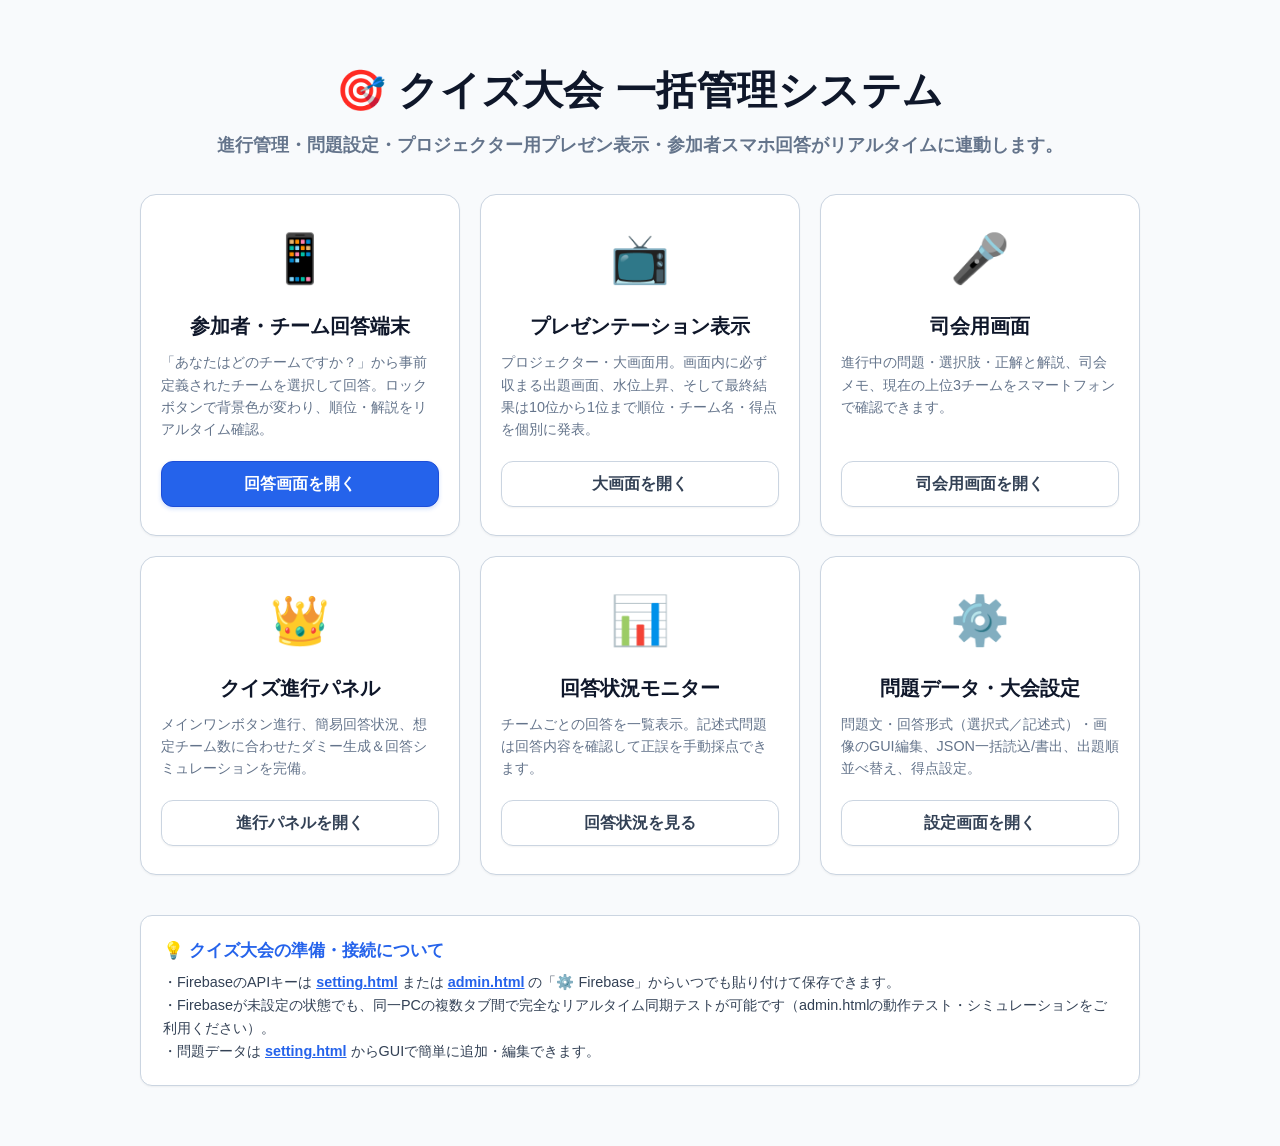
<file: Quiz/index.html>
<!DOCTYPE html>
<html lang="ja">
<head>
  <meta charset="UTF-8">
  <meta name="viewport" content="width=device-width, initial-scale=1.0">
  <title>クイズ大会 一括管理システム</title>
  <link rel="stylesheet" href="css/common.css">
  <style>
    body {
      background-color: #f8fafc;
      color: #0f172a;
    }
    .portal-container {
      max-width: 1040px;
      margin: 40px auto;
      padding: 20px;
      text-align: center;
    }
    .portal-title {
      font-size: 2.5rem;
      font-weight: 900;
      margin-bottom: 12px;
      color: #0f172a;
      letter-spacing: 0.5px;
    }
    .portal-desc {
      color: #64748b;
      font-size: 1.1rem;
      font-weight: 600;
      margin-bottom: 36px;
    }
    .portal-grid {
      display: grid;
      grid-template-columns: repeat(auto-fit, minmax(240px, 1fr));
      gap: 20px;
    }
    .portal-card {
      background: #ffffff;
      border: 1.5px solid #cbd5e1;
      border-radius: var(--radius-lg);
      padding: 28px 20px;
      display: flex;
      flex-direction: column;
      align-items: center;
      text-decoration: none;
      color: inherit;
      box-shadow: var(--shadow-sm);
      transition: all 0.2s ease;
    }
    .portal-card:hover {
      transform: translateY(-4px);
      border-color: var(--primary);
      box-shadow: 0 10px 20px rgba(37, 99, 235, 0.12);
    }
    .portal-icon {
      font-size: 3rem;
      margin-bottom: 16px;
    }
    .portal-card-title {
      font-size: 1.25rem;
      font-weight: 800;
      margin-bottom: 10px;
      color: #0f172a;
    }
    .portal-card-desc {
      font-size: 0.9rem;
      color: #64748b;
      line-height: 1.55;
      margin-bottom: 20px;
      flex: 1;
      text-align: left;
    }
    .info-card {
      margin-top: 40px;
      padding: 22px;
      background: #ffffff;
      border-radius: 12px;
      border: 1.5px solid #cbd5e1;
      text-align: left;
      box-shadow: var(--shadow-sm);
    }
    .info-card h3 {
      margin-bottom: 8px;
      font-size: 1.05rem;
      font-weight: 800;
      color: #2563eb;
    }
    .info-card p {
      font-size: 0.9rem;
      color: #334155;
      line-height: 1.6;
    }
  </style>
</head>
<body>
  <div class="portal-container">
    <h1 class="portal-title">🎯 クイズ大会 一括管理システム</h1>
    <p class="portal-desc">
      進行管理・問題設定・プロジェクター用プレゼン表示・参加者スマホ回答がリアルタイムに連動します。
    </p>

    <div class="portal-grid">
      
      <!-- 参加者端末 -->
      <a href="player.html" class="portal-card">
        <div class="portal-icon">📱</div>
        <div class="portal-card-title">参加者・チーム回答端末</div>
        <div class="portal-card-desc">
          「あなたはどのチームですか？」から事前定義されたチームを選択して回答。ロックボタンで背景色が変わり、順位・解説をリアルタイム確認。
        </div>
        <span class="btn btn-primary" style="width: 100%;">回答画面を開く</span>
      </a>

      <!-- プレゼンテーション表示 -->
      <a href="presentation.html" target="_blank" class="portal-card">
        <div class="portal-icon">📺</div>
        <div class="portal-card-title">プレゼンテーション表示</div>
        <div class="portal-card-desc">
          プロジェクター・大画面用。画面内に必ず収まる出題画面、水位上昇、そして最終結果は10位から1位まで順位・チーム名・得点を個別に発表。
        </div>
        <span class="btn btn-secondary" style="width: 100%;">大画面を開く</span>
      </a>

      <a href="host.html" target="_blank" class="portal-card">
        <div class="portal-icon">🎤</div>
        <div class="portal-card-title">司会用画面</div>
        <div class="portal-card-desc">
          進行中の問題・選択肢・正解と解説、司会メモ、現在の上位3チームをスマートフォンで確認できます。
        </div>
        <span class="btn btn-secondary" style="width: 100%;">司会用画面を開く</span>
      </a>

      <!-- 進行コントロール -->
      <a href="admin.html" target="_blank" class="portal-card">
        <div class="portal-icon">👑</div>
        <div class="portal-card-title">クイズ進行パネル</div>
        <div class="portal-card-desc">
          メインワンボタン進行、簡易回答状況、想定チーム数に合わせたダミー生成＆回答シミュレーションを完備。
        </div>
        <span class="btn btn-secondary" style="width: 100%;">進行パネルを開く</span>
      </a>

      <a href="monitor.html" target="_blank" class="portal-card">
        <div class="portal-icon">📊</div>
        <div class="portal-card-title">回答状況モニター</div>
        <div class="portal-card-desc">
          チームごとの回答を一覧表示。記述式問題は回答内容を確認して正誤を手動採点できます。
        </div>
        <span class="btn btn-secondary" style="width: 100%;">回答状況を見る</span>
      </a>

      <!-- 問題・大会設定 -->
      <a href="setting.html" target="_blank" class="portal-card">
        <div class="portal-icon">⚙️</div>
        <div class="portal-card-title">問題データ・大会設定</div>
        <div class="portal-card-desc">
          問題文・回答形式（選択式／記述式）・画像のGUI編集、JSON一括読込/書出、出題順並べ替え、得点設定。
        </div>
        <span class="btn btn-secondary" style="width: 100%;">設定画面を開く</span>
      </a>

    </div>

    <div class="info-card">
      <h3>💡 クイズ大会の準備・接続について</h3>
      <p>
        ・FirebaseのAPIキーは <a href="setting.html" style="color: #2563eb; font-weight: 700;">setting.html</a> または <a href="admin.html" style="color: #2563eb; font-weight: 700;">admin.html</a> の「⚙️ Firebase」からいつでも貼り付けて保存できます。<br>
        ・Firebaseが未設定の状態でも、同一PCの複数タブ間で完全なリアルタイム同期テストが可能です（admin.htmlの動作テスト・シミュレーションをご利用ください）。<br>
        ・問題データは <a href="setting.html" style="color: #2563eb; font-weight: 700;">setting.html</a> からGUIで簡単に追加・編集できます。
      </p>
    </div>
  </div>
</body>
</html>
</file>
<file: Quiz/css/common.css>
/* =========================================================
   クイズ大会Webアプリ 共通CSS (白基調・メリハリ・ソリッドデザイン)
   ========================================================= */

:root {
  /* 選択肢カラー指定 (1: 赤, 2: 青, 3: 黄色, 4: 緑, 5: 水色, 6: 紫, 7: 桃, 8: 灰) */
  --opt-1: #dc2626;
  --opt-1-dark: #b91c1c;
  --opt-1-bg: #fef2f2;
  --opt-1-border: #f87171;

  --opt-2: #2563eb;
  --opt-2-dark: #1d4ed8;
  --opt-2-bg: #eff6ff;
  --opt-2-border: #60a5fa;

  --opt-3: #d97706;
  --opt-3-dark: #b45309;
  --opt-3-bg: #fffbeb;
  --opt-3-border: #fbbf24;

  --opt-4: #16a34a;
  --opt-4-dark: #15803d;
  --opt-4-bg: #f0fdf4;
  --opt-4-border: #4ade80;

  --opt-5: #0284c7;
  --opt-5-dark: #0369a1;
  --opt-5-bg: #f0f9ff;
  --opt-5-border: #38bdf8;

  --opt-6: #7c3aed;
  --opt-6-dark: #6d28d9;
  --opt-6-bg: #faf5ff;
  --opt-6-border: #a78bfa;

  --opt-7: #db2777;
  --opt-7-dark: #be185d;
  --opt-7-bg: #fdf2f8;
  --opt-7-border: #f472b6;

  --opt-8: #475569;
  --opt-8-dark: #334155;
  --opt-8-bg: #f1f5f9;
  --opt-8-border: #94a3b8;

  /* システムテーマカラー (白基調・ソリッド) */
  --bg-primary: #f8fafc;
  --bg-secondary: #ffffff;
  --bg-card: #ffffff;
  --text-main: #0f172a;
  --text-muted: #64748b;
  --border-color: #e2e8f0;
  --border-strong: #cbd5e1;
  --primary: #2563eb;
  --primary-hover: #1d4ed8;
  --accent: #d97706;
  --success: #16a34a;
  --danger: #dc2626;

  --shadow-sm: 0 1px 2px 0 rgba(0, 0, 0, 0.05);
  --shadow-md: 0 4px 6px -1px rgba(0, 0, 0, 0.08), 0 2px 4px -2px rgba(0, 0, 0, 0.04);
  --shadow-lg: 0 10px 15px -3px rgba(0, 0, 0, 0.08), 0 4px 6px -4px rgba(0, 0, 0, 0.04);
  --shadow-xl: 0 20px 25px -5px rgba(0, 0, 0, 0.1), 0 8px 10px -6px rgba(0, 0, 0, 0.04);

  --radius-sm: 8px;
  --radius-md: 12px;
  --radius-lg: 16px;
  --radius-full: 9999px;
}

* {
  box-sizing: border-box;
  margin: 0;
  padding: 0;
  -webkit-tap-highlight-color: transparent;
}

body {
  font-family: -apple-system, BlinkMacSystemFont, "Segoe UI", Roboto, "Hiragino Sans", "Hiragino Kaku Gothic ProN", "Yu Gothic", sans-serif;
  background-color: var(--bg-primary);
  color: var(--text-main);
  min-height: 100vh;
  line-height: 1.5;
  overflow-x: hidden;
}

/* 汎用ボタンスタイル (グラデーションなし・ソリッド) */
.btn {
  display: inline-flex;
  align-items: center;
  justify-content: center;
  gap: 8px;
  padding: 10px 20px;
  font-size: 1rem;
  font-weight: 700;
  border-radius: var(--radius-md);
  border: 1px solid transparent;
  cursor: pointer;
  transition: background-color 0.15s ease, border-color 0.15s ease, transform 0.1s ease, box-shadow 0.15s ease;
  text-decoration: none;
}

.btn:active {
  transform: scale(0.98);
}

.btn-primary {
  background-color: var(--primary);
  color: #ffffff;
  border-color: var(--primary-hover);
  box-shadow: 0 2px 4px rgba(37, 99, 235, 0.2);
}
.btn-primary:hover {
  background-color: var(--primary-hover);
}

.btn-success {
  background-color: var(--success);
  color: #ffffff;
  border-color: #15803d;
  box-shadow: 0 2px 4px rgba(22, 163, 74, 0.2);
}
.btn-success:hover {
  background-color: #15803d;
}

.btn-danger {
  background-color: var(--danger);
  color: #ffffff;
  border-color: #b91c1c;
  box-shadow: 0 2px 4px rgba(220, 38, 38, 0.2);
}
.btn-danger:hover {
  background-color: #b91c1c;
}

.btn-secondary {
  background-color: #ffffff;
  color: #334155;
  border: 1px solid var(--border-strong);
  box-shadow: var(--shadow-sm);
}
.btn-secondary:hover {
  background-color: #f1f5f9;
  border-color: #94a3b8;
  color: #0f172a;
}

/* フォーム共通スタイル */
.form-group {
  margin-bottom: 16px;
}

.form-label {
  display: block;
  font-size: 0.9rem;
  font-weight: 700;
  color: #334155;
  margin-bottom: 6px;
}

.form-input,
.form-textarea,
.q-select-dropdown,
.register-input {
  width: 100%;
  padding: 10px 14px;
  background-color: #ffffff;
  border: 1.5px solid var(--border-strong);
  border-radius: var(--radius-sm);
  color: #0f172a;
  font-size: 1rem;
  font-family: inherit;
  transition: border-color 0.15s ease, box-shadow 0.15s ease;
}

.form-input:focus,
.form-textarea:focus,
.q-select-dropdown:focus,
.register-input:focus {
  outline: none;
  border-color: var(--primary);
  box-shadow: 0 0 0 3px rgba(37, 99, 235, 0.15);
}

/* モーダル */
.modal-overlay {
  position: fixed;
  top: 0;
  left: 0;
  right: 0;
  bottom: 0;
  background: rgba(15, 23, 42, 0.6);
  backdrop-filter: blur(3px);
  display: flex;
  align-items: center;
  justify-content: center;
  z-index: 1000;
  opacity: 0;
  pointer-events: none;
  transition: opacity 0.2s ease;
}

.modal-overlay.active {
  opacity: 1;
  pointer-events: auto;
}

.modal-card {
  background: #ffffff;
  border: 1px solid var(--border-strong);
  border-radius: var(--radius-lg);
  padding: 24px;
  max-width: 600px;
  width: 90%;
  max-height: 85vh;
  overflow-y: auto;
  box-shadow: var(--shadow-xl);
  color: var(--text-main);
}

.modal-header {
  display: flex;
  justify-content: space-between;
  align-items: center;
  margin-bottom: 18px;
  padding-bottom: 12px;
  border-bottom: 1px solid var(--border-color);
}

.modal-header h2 {
  font-size: 1.25rem;
  font-weight: 800;
  color: #0f172a;
}

.modal-close {
  background: none;
  border: none;
  color: var(--text-muted);
  font-size: 1.5rem;
  cursor: pointer;
  line-height: 1;
  padding: 4px;
}

.modal-close:hover {
  color: #0f172a;
}
</file>
